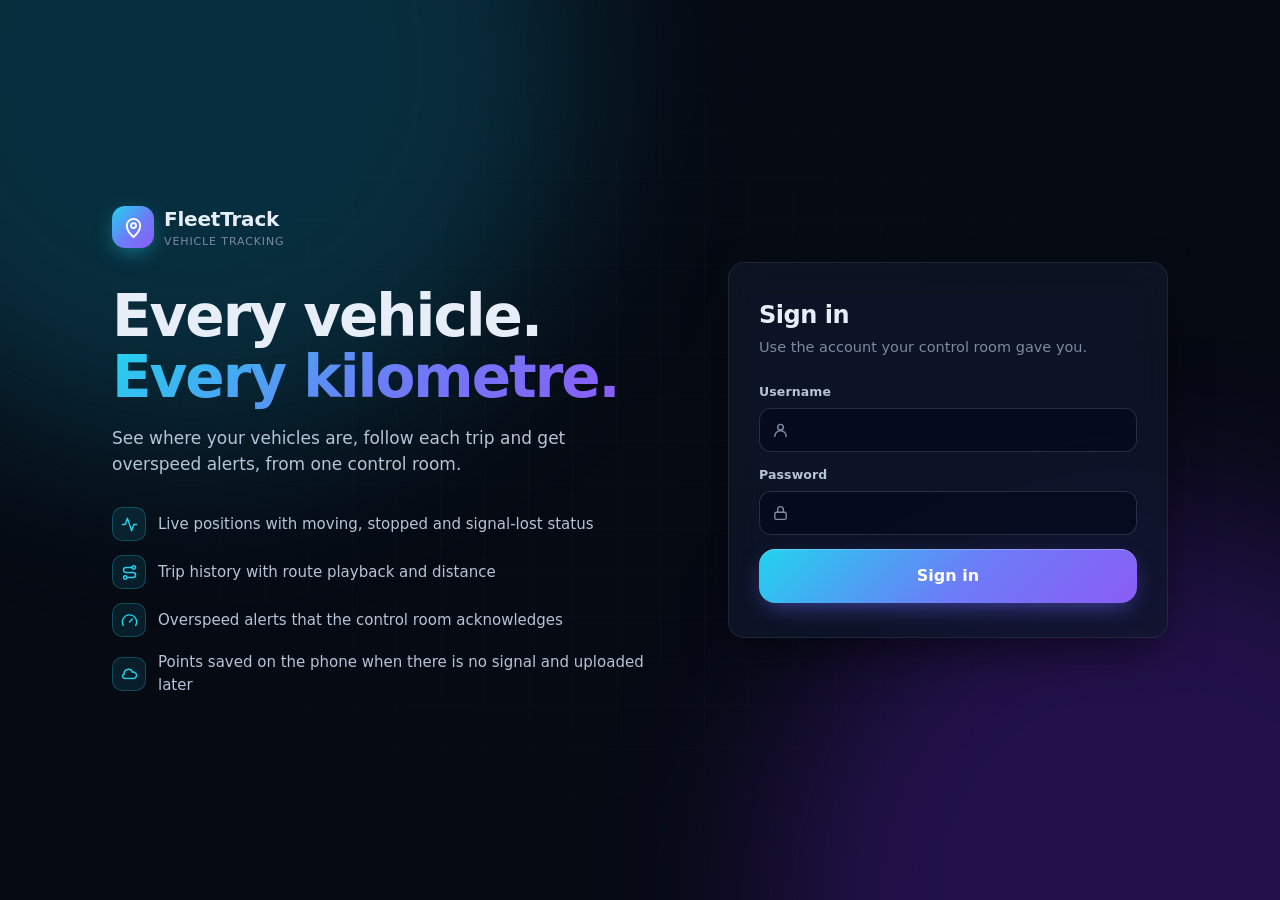
<file: static/index.html>
<!doctype html>
<html lang="en">
<head>
  <meta charset="utf-8">
  <meta name="viewport" content="width=device-width, initial-scale=1, viewport-fit=cover">
  <meta name="theme-color" content="#060a13">
  <meta name="apple-mobile-web-app-capable" content="yes">
  <meta name="mobile-web-app-capable" content="yes">
  <meta name="apple-mobile-web-app-status-bar-style" content="black-translucent">
  <meta name="apple-mobile-web-app-title" content="FleetTrack">
  <title>FleetTrack · Sign in</title>
  <link rel="manifest" href="/manifest.webmanifest">
  <link rel="icon" href="/static/icons/favicon-32.png">
  <link rel="apple-touch-icon" href="/static/icons/apple-touch-icon.png">
  <link rel="stylesheet" href="/static/css/app.css">
  <link rel="stylesheet" href="/static/css/login.css">
</head>
<body>
  <div class="aurora"></div>
  <div class="grid-bg"></div>

  <main class="login-wrap">
    <section class="login-hero">
      <div class="brand brand-lg">
        <span class="brand-mark" data-icon="pin"></span>
        <span>FleetTrack<small>Vehicle tracking</small></span>
      </div>
      <h1>Every vehicle.<br><span class="grad-text">Every kilometre.</span></h1>
      <p class="lead">See where your vehicles are, follow each trip and get overspeed alerts, from one control room.</p>
      <ul class="feature-list">
        <li><span data-icon="activity"></span>Live positions with moving, stopped and signal-lost status</li>
        <li><span data-icon="route"></span>Trip history with route playback and distance</li>
        <li><span data-icon="gauge"></span>Overspeed alerts that the control room acknowledges</li>
        <li><span data-icon="cloud"></span>Points saved on the phone when there is no signal and uploaded later</li>
      </ul>
    </section>

    <section class="login-card glass">
      <form id="login-form" autocomplete="on" novalidate>
        <h2>Sign in</h2>
        <p class="sub">Use the account your control room gave you.</p>
        <div id="login-error" class="form-error hidden" role="alert"></div>
        <div class="field">
          <label for="username">Username</label>
          <div class="input-icon"><span data-icon="user"></span>
            <input class="input" id="username" name="username" autocomplete="username" autocapitalize="none" spellcheck="false" required>
          </div>
        </div>
        <div class="field">
          <label for="password">Password</label>
          <div class="input-icon"><span data-icon="lock"></span>
            <input class="input" id="password" name="password" type="password" autocomplete="current-password" required>
          </div>
        </div>
        <button class="btn btn-primary btn-lg btn-block" type="submit" id="login-btn">Sign in</button>
      </form>

      <form id="change-form" class="hidden" novalidate>
        <h2>Set your password</h2>
        <p class="sub">Choose a new password before you continue. Use at least 8 characters with letters and numbers.</p>
        <div id="change-error" class="form-error hidden" role="alert"></div>
        <div class="field">
          <label for="cur-pw">Current password</label>
          <input class="input" id="cur-pw" type="password" autocomplete="current-password" required>
        </div>
        <div class="field">
          <label for="new-pw">New password</label>
          <input class="input" id="new-pw" type="password" autocomplete="new-password" minlength="8" required>
        </div>
        <div class="field">
          <label for="new-pw2">Repeat new password</label>
          <input class="input" id="new-pw2" type="password" autocomplete="new-password" minlength="8" required>
        </div>
        <button class="btn btn-primary btn-lg btn-block" type="submit" id="change-btn">Save and continue</button>
        <button class="btn btn-ghost btn-block" type="button" id="change-cancel" style="margin-top:8px">Sign out</button>
      </form>

      <div id="install-hint" class="install-hint hidden"></div>
    </section>
  </main>

  <script src="/static/js/common.js"></script>
  <script src="/static/js/login.js"></script>
</body>
</html>
</file>
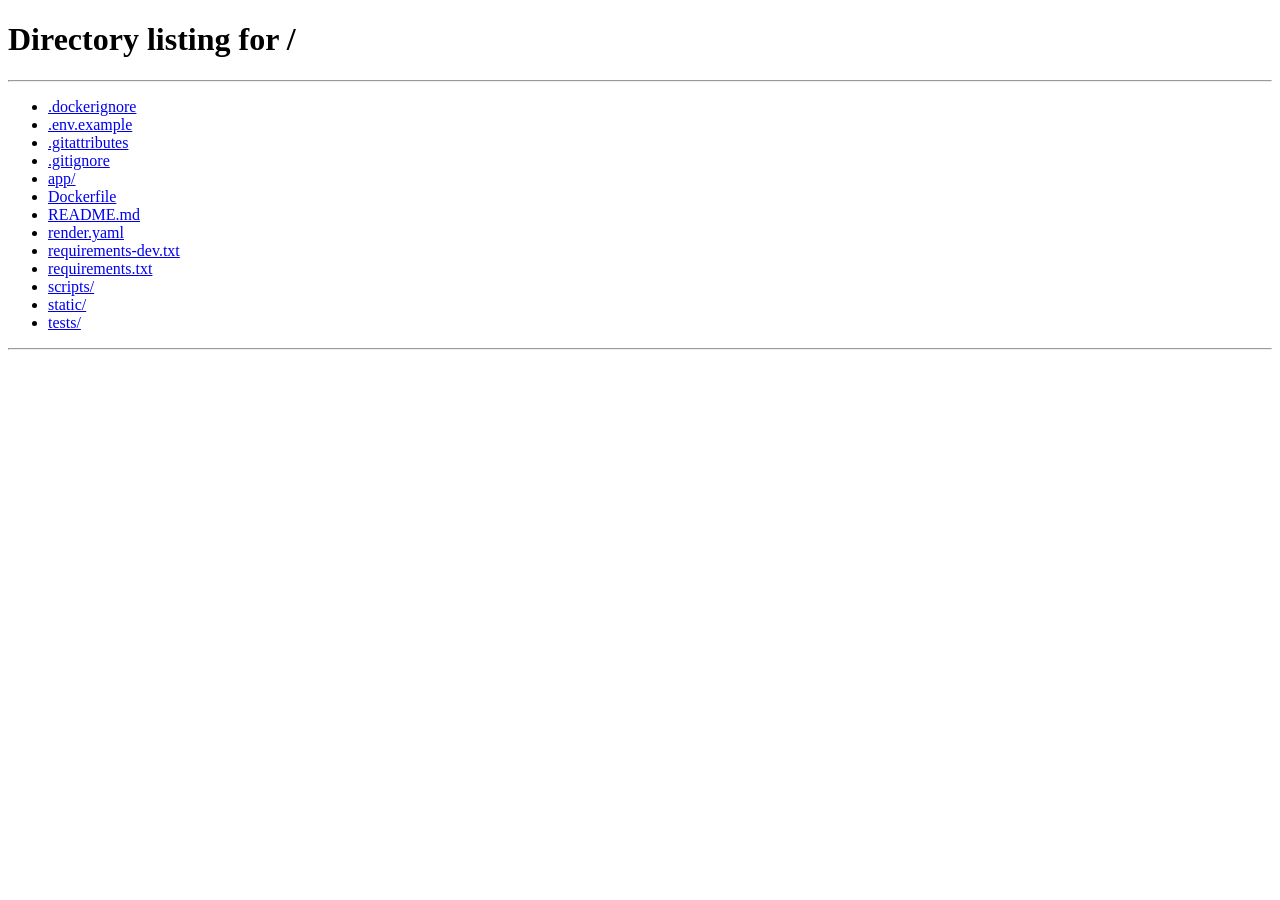
<file: static/driver.html>
<!doctype html>
<html lang="en">
<head>
  <meta charset="utf-8">
  <meta name="viewport" content="width=device-width, initial-scale=1, viewport-fit=cover">
  <meta name="theme-color" content="#060a13">
  <meta name="apple-mobile-web-app-capable" content="yes">
  <meta name="mobile-web-app-capable" content="yes">
  <meta name="apple-mobile-web-app-status-bar-style" content="black-translucent">
  <meta name="apple-mobile-web-app-title" content="FleetTrack">
  <title>FleetTrack · Driver</title>
  <link rel="manifest" href="/manifest.webmanifest">
  <link rel="icon" href="/static/icons/favicon-32.png">
  <link rel="apple-touch-icon" href="/static/icons/apple-touch-icon.png">
  <link rel="stylesheet" href="/static/css/app.css">
  <link rel="stylesheet" href="/static/css/driver.css">
</head>
<body>
  <div class="aurora"></div>

  <div class="app">
    <header class="topbar">
      <div class="brand">
        <span class="brand-mark" data-icon="pin"></span>
        <span id="hello">FleetTrack<small>Driver</small></span>
      </div>
      <div class="top-actions">
        <span id="net-pill" class="net-pill"></span>
        <button class="btn btn-ghost icon-btn" id="menu-btn" aria-label="Menu" data-icon="menu"></button>
      </div>
    </header>

    <!-- Pending uploads from an earlier trip -->
    <div id="sync-banner" class="banner hidden"></div>

    <!-- 1. Choose a vehicle -->
    <section id="screen-select" class="screen hidden">
      <div class="screen-head">
        <h1>Start a trip</h1>
        <p class="muted">Choose the vehicle you are driving.</p>
      </div>
      <div class="search-box input-icon">
        <span data-icon="search"></span>
        <input class="input" id="vehicle-search" placeholder="Search vehicle number" autocomplete="off">
      </div>
      <div id="vehicle-list" class="vehicle-list"></div>
      <div class="sticky-cta">
        <div class="field" style="margin-bottom:10px">
          <input class="input" id="purpose" maxlength="200" placeholder="Purpose / destination (optional)">
        </div>
        <button class="btn btn-primary btn-lg btn-block" id="start-btn" disabled>
          <span data-icon="play"></span><span id="start-label">Select a vehicle</span>
        </button>
      </div>
      <div class="recent">
        <h3>Recent trips</h3>
        <div id="recent-list"></div>
      </div>
    </section>

    <!-- 2. Trip in progress -->
    <section id="screen-trip" class="screen hidden">
      <div class="trip-head">
        <div>
          <div class="trip-vehicle" id="trip-vehicle">—</div>
          <div class="muted small" id="trip-purpose"></div>
        </div>
        <span class="chip s-active" id="trip-state"><span class="dot"></span>Recording</span>
      </div>

      <div class="gauge-wrap">
        <div class="gauge" id="gauge">
          <svg viewBox="0 0 200 200" class="gauge-svg">
            <defs>
              <linearGradient id="g-ok" x1="0" y1="1" x2="1" y2="0">
                <stop offset="0" stop-color="#22d3ee"/><stop offset="1" stop-color="#8b5cf6"/>
              </linearGradient>
              <linearGradient id="g-over" x1="0" y1="1" x2="1" y2="0">
                <stop offset="0" stop-color="#fb923c"/><stop offset="1" stop-color="#f43f5e"/>
              </linearGradient>
            </defs>
            <circle class="g-track" cx="100" cy="100" r="84"/>
            <circle class="g-value" id="g-value" cx="100" cy="100" r="84"/>
            <line class="g-limit" id="g-limit" x1="100" y1="10" x2="100" y2="24"/>
          </svg>
          <div class="gauge-center">
            <div class="speed num" id="speed">0</div>
            <div class="unit">km/h</div>
            <div class="limit-pill" id="limit-pill">Limit —</div>
          </div>
        </div>
        <div id="over-banner" class="over-banner hidden"><span data-icon="alert"></span>Slow down — over the speed limit</div>
      </div>

      <div class="stats">
        <div class="stat"><span class="stat-label">Distance</span><span class="stat-value num"><span id="st-dist">0.00</span><small> km</small></span></div>
        <div class="stat"><span class="stat-label">Duration</span><span class="stat-value num" id="st-time">00:00:00</span></div>
        <div class="stat"><span class="stat-label">Top speed</span><span class="stat-value num"><span id="st-max">0</span><small> km/h</small></span></div>
      </div>

      <div class="status-list">
        <div class="status-row"><span class="sr-icon" data-icon="crosshair"></span><span class="sr-label">GPS</span><span class="sr-value" id="st-gps">Waiting for signal…</span></div>
        <div class="status-row"><span class="sr-icon" data-icon="upload"></span><span class="sr-label">Upload</span><span class="sr-value" id="st-sync">—</span></div>
      </div>

      <div class="keep-open" id="keep-open">
        <span data-icon="info"></span>
        <span>Keep this screen open while driving. If you lock the phone or switch apps, tracking pauses until you come back.</span>
      </div>

      <button class="btn btn-danger btn-lg btn-block end-btn" id="end-btn"><span data-icon="stop"></span>End trip</button>
    </section>

    <!-- 3. Trip summary -->
    <section id="screen-summary" class="screen hidden">
      <div class="summary glass">
        <div class="summary-icon"><span data-icon="flag"></span></div>
        <h1>Trip complete</h1>
        <p class="muted" id="sum-sub"></p>
        <div class="stats">
          <div class="stat"><span class="stat-label">Distance</span><span class="stat-value num" id="sum-dist">—</span></div>
          <div class="stat"><span class="stat-label">Duration</span><span class="stat-value num" id="sum-time">—</span></div>
          <div class="stat"><span class="stat-label">Top speed</span><span class="stat-value num" id="sum-max">—</span></div>
        </div>
        <div id="sum-alert" class="hidden over-note"></div>
        <button class="btn btn-primary btn-lg btn-block" id="sum-done">Done</button>
      </div>
    </section>

    <!-- GPS permission problem -->
    <section id="screen-gps" class="screen hidden">
      <div class="summary glass">
        <div class="summary-icon warn"><span data-icon="pin"></span></div>
        <h1>Location is blocked</h1>
        <p class="muted">FleetTrack needs your location to record the trip.</p>
        <div class="howto" id="gps-howto"></div>
        <button class="btn btn-primary btn-lg btn-block" id="gps-retry">Try again</button>
      </div>
    </section>
  </div>

  <div id="loading" class="loading-screen"><div class="spinner" style="width:32px;height:32px"></div></div>

  <script src="/static/js/common.js"></script>
  <script src="/static/js/driver.js"></script>
</body>
</html>
</file>
<file: static/css/app.css>
/* FleetTrack design system — dark, glassy, high-contrast status colours */
:root {
  --bg: #060a13;
  --bg-2: #0b1220;
  --panel: rgba(15, 23, 40, 0.78);
  --panel-solid: #0f1728;
  --panel-2: rgba(30, 41, 64, 0.55);
  --border: rgba(148, 163, 184, 0.13);
  --border-strong: rgba(148, 163, 184, 0.24);
  --text: #e8eef8;
  --text-2: #b7c3d6;
  --muted: #7d8aa1;
  --accent: #22d3ee;
  --accent-2: #8b5cf6;
  --grad: linear-gradient(135deg, #22d3ee 0%, #6d7cf7 55%, #8b5cf6 100%);
  --green: #34d399;
  --amber: #fbbf24;
  --orange: #fb923c;
  --red: #f43f5e;
  --blue: #60a5fa;
  --slate: #64748b;
  --radius: 16px;
  --radius-sm: 10px;
  --shadow: 0 20px 50px -12px rgba(0, 0, 0, 0.6);
  --font: "Inter", "Segoe UI Variable", "Segoe UI", system-ui, -apple-system, Roboto, sans-serif;
  --mono: "JetBrains Mono", "Cascadia Code", ui-monospace, Consolas, monospace;
  --safe-b: env(safe-area-inset-bottom, 0px);
  --safe-t: env(safe-area-inset-top, 0px);
  color-scheme: dark;
}

* { box-sizing: border-box; }
html, body { margin: 0; height: 100%; }
body {
  background: var(--bg);
  color: var(--text);
  font: 15px/1.5 var(--font);
  -webkit-font-smoothing: antialiased;
  -webkit-tap-highlight-color: transparent;
}
a { color: var(--accent); text-decoration: none; }
button, input, select, textarea { font: inherit; color: inherit; }
.hidden { display: none !important; }
.muted { color: var(--muted); }
.mono { font-family: var(--mono); font-feature-settings: "tnum"; }
.num { font-variant-numeric: tabular-nums; }
.grad-text { background: var(--grad); -webkit-background-clip: text; background-clip: text; color: transparent; }

/* ---------- ambient background ---------- */
.aurora { position: fixed; inset: 0; overflow: hidden; z-index: 0; pointer-events: none; }
.aurora::before, .aurora::after {
  content: ""; position: absolute; width: 60vmax; height: 60vmax; border-radius: 50%;
  filter: blur(90px); opacity: .35; animation: drift 22s ease-in-out infinite alternate;
}
.aurora::before { background: #0e7490; top: -25vmax; left: -15vmax; }
.aurora::after { background: #5b21b6; bottom: -30vmax; right: -20vmax; animation-delay: -11s; }
@keyframes drift { to { transform: translate(8vmax, 6vmax) scale(1.15); } }
.grid-bg {
  position: fixed; inset: 0; z-index: 0; pointer-events: none; opacity: .5;
  background-image: linear-gradient(rgba(148,163,184,.05) 1px, transparent 1px),
                    linear-gradient(90deg, rgba(148,163,184,.05) 1px, transparent 1px);
  background-size: 44px 44px;
  mask-image: radial-gradient(ellipse at center, #000 30%, transparent 75%);
}

/* ---------- surfaces ---------- */
.glass {
  background: var(--panel);
  border: 1px solid var(--border);
  border-radius: var(--radius);
  backdrop-filter: blur(18px) saturate(140%);
  -webkit-backdrop-filter: blur(18px) saturate(140%);
  box-shadow: var(--shadow);
}
.card { background: var(--panel-2); border: 1px solid var(--border); border-radius: var(--radius); padding: 16px; }

/* ---------- brand ---------- */
.brand { display: flex; align-items: center; gap: 10px; font-weight: 700; letter-spacing: -.01em; }
.brand-mark {
  width: 34px; height: 34px; border-radius: 10px; background: var(--grad);
  display: grid; place-items: center; box-shadow: 0 6px 20px -4px rgba(34,211,238,.5);
}
.brand-mark svg { width: 19px; height: 19px; color: #fff; }
.brand small { display: block; font-size: 11px; font-weight: 500; color: var(--muted); letter-spacing: .08em; text-transform: uppercase; }

/* ---------- buttons ---------- */
.btn {
  display: inline-flex; align-items: center; justify-content: center; gap: 8px;
  height: 40px; padding: 0 16px; border-radius: 12px; border: 1px solid var(--border-strong);
  background: rgba(148,163,184,.08); color: var(--text); font-weight: 600; font-size: 14px;
  cursor: pointer; transition: transform .12s, background .2s, border-color .2s, box-shadow .2s;
  white-space: nowrap; user-select: none;
}
.btn:hover { background: rgba(148,163,184,.14); border-color: rgba(148,163,184,.35); }
.btn:active { transform: scale(.97); }
.btn:disabled { opacity: .45; cursor: not-allowed; transform: none; }
.btn svg { width: 17px; height: 17px; flex: none; }
.btn-primary {
  background: var(--grad); border: 0; color: #fff;
  box-shadow: 0 8px 24px -8px rgba(99,102,241,.7), inset 0 1px 0 rgba(255,255,255,.25);
}
.btn-primary:hover { background: var(--grad); filter: brightness(1.1); }
.btn-danger { background: rgba(244,63,94,.14); border-color: rgba(244,63,94,.4); color: #fda4af; }
.btn-danger:hover { background: rgba(244,63,94,.24); border-color: rgba(244,63,94,.6); }
.btn-ghost { background: transparent; border-color: transparent; color: var(--text-2); }
.btn-ghost:hover { background: rgba(148,163,184,.1); border-color: transparent; }
.btn-sm { height: 32px; padding: 0 12px; font-size: 13px; border-radius: 9px; }
.btn-lg { height: 54px; padding: 0 24px; font-size: 16px; border-radius: 16px; }
.btn-block { width: 100%; }
.icon-btn { width: 38px; padding: 0; }
.icon-btn.btn-sm { width: 32px; }

/* ---------- forms ---------- */
.field { display: flex; flex-direction: column; gap: 6px; margin-bottom: 14px; }
.field label { font-size: 12.5px; font-weight: 600; color: var(--text-2); letter-spacing: .01em; }
.field .hint { font-size: 12px; color: var(--muted); }
.input, select.input, textarea.input {
  width: 100%; height: 44px; padding: 0 14px; border-radius: 12px;
  background: rgba(2,6,23,.55); border: 1px solid var(--border-strong); color: var(--text);
  outline: none; transition: border-color .2s, box-shadow .2s;
}
textarea.input { height: auto; min-height: 84px; padding: 10px 14px; resize: vertical; }
select.input { appearance: none; padding-right: 36px;
  background-image: url("data:image/svg+xml,%3Csvg xmlns='http://www.w3.org/2000/svg' width='16' height='16' fill='none' stroke='%237d8aa1' stroke-width='2' viewBox='0 0 24 24'%3E%3Cpath d='m6 9 6 6 6-6'/%3E%3C/svg%3E");
  background-repeat: no-repeat; background-position: right 12px center; }
select.input option { background: var(--panel-solid); }
.input:focus { border-color: var(--accent); box-shadow: 0 0 0 4px rgba(34,211,238,.15); }
.input::placeholder { color: #55627a; }
.input-icon { position: relative; }
.input-icon svg { position: absolute; left: 13px; top: 50%; transform: translateY(-50%); width: 17px; height: 17px; color: var(--muted); pointer-events: none; }
.input-icon .input { padding-left: 40px; }
.row { display: flex; gap: 12px; }
.row > * { flex: 1; min-width: 0; }
.switch { display: inline-flex; align-items: center; gap: 10px; cursor: pointer; font-size: 14px; color: var(--text-2); }
.switch input { appearance: none; width: 40px; height: 23px; border-radius: 99px; background: #334155; position: relative; cursor: pointer; transition: background .2s; margin: 0; }
.switch input::after { content: ""; position: absolute; top: 3px; left: 3px; width: 17px; height: 17px; border-radius: 50%; background: #fff; transition: transform .2s; }
.switch input:checked { background: var(--green); }
.switch input:checked::after { transform: translateX(17px); }
.form-error { color: #fda4af; background: rgba(244,63,94,.1); border: 1px solid rgba(244,63,94,.3); border-radius: 10px; padding: 10px 12px; font-size: 13.5px; margin-bottom: 14px; }

/* ---------- chips & badges ---------- */
.chip {
  display: inline-flex; align-items: center; gap: 6px; height: 24px; padding: 0 10px; border-radius: 99px;
  font-size: 12px; font-weight: 600; background: rgba(148,163,184,.12); color: var(--text-2); white-space: nowrap;
}
.chip .dot { width: 7px; height: 7px; border-radius: 50%; background: currentColor; }
.s-moving { --c: var(--green); }
.s-stopped { --c: var(--amber); }
.s-waiting { --c: var(--accent); }
.s-stale { --c: var(--orange); }
.s-offline { --c: var(--red); }
.s-idle { --c: var(--slate); }
.s-never { --c: #475569; }
.s-active { --c: var(--green); }
.s-ended { --c: var(--slate); }
.chip[class*="s-"] { color: var(--c); background: color-mix(in srgb, var(--c) 14%, transparent); }
.badge { min-width: 20px; height: 20px; padding: 0 6px; border-radius: 99px; background: var(--red); color: #fff; font-size: 11px; font-weight: 700; display: inline-grid; place-items: center; }

/* ---------- tables ---------- */
.table-wrap { overflow-x: auto; border-radius: var(--radius); border: 1px solid var(--border); background: var(--panel); }
table.table { width: 100%; border-collapse: collapse; font-size: 14px; }
.table th { text-align: left; font-size: 11.5px; font-weight: 600; text-transform: uppercase; letter-spacing: .06em; color: var(--muted); padding: 12px 16px; border-bottom: 1px solid var(--border); white-space: nowrap; background: rgba(2,6,23,.3); position: sticky; top: 0; }
.table td { padding: 12px 16px; border-bottom: 1px solid rgba(148,163,184,.07); white-space: nowrap; }
.table tbody tr { transition: background .15s; }
.table tbody tr.clickable { cursor: pointer; }
.table tbody tr:hover { background: rgba(148,163,184,.05); }
.table tbody tr:last-child td { border-bottom: 0; }
.cell-main { font-weight: 600; }
.cell-sub { font-size: 12.5px; color: var(--muted); }
.empty { padding: 48px 20px; text-align: center; color: var(--muted); }
.empty svg { width: 40px; height: 40px; opacity: .5; margin-bottom: 8px; }

/* ---------- modal ---------- */
.modal-backdrop {
  position: fixed; inset: 0; z-index: 2000; background: rgba(2,6,15,.7); backdrop-filter: blur(6px);
  display: grid; place-items: center; padding: 16px; animation: fade .18s ease-out;
}
.modal { width: min(520px, 100%); max-height: calc(100dvh - 32px); overflow: auto; padding: 24px; animation: pop .22s cubic-bezier(.2,.9,.3,1.2); }
.modal-wide { width: min(1200px, 100%); padding: 0; height: min(820px, calc(100dvh - 32px)); overflow: hidden; }
.modal h2 { margin: 0 0 4px; font-size: 20px; letter-spacing: -.01em; }
.modal .sub { color: var(--muted); margin: 0 0 20px; font-size: 14px; }
.modal-actions { display: flex; justify-content: flex-end; gap: 10px; margin-top: 22px; }
@keyframes fade { from { opacity: 0; } }
@keyframes pop { from { opacity: 0; transform: translateY(10px) scale(.97); } }

/* ---------- toast ---------- */
.toasts { position: fixed; z-index: 3000; top: calc(16px + var(--safe-t)); left: 50%; transform: translateX(-50%); display: flex; flex-direction: column; gap: 8px; width: min(420px, calc(100% - 32px)); pointer-events: none; }
.toast { pointer-events: auto; padding: 12px 16px; border-radius: 14px; font-size: 14px; font-weight: 500; display: flex; gap: 10px; align-items: center; animation: pop .25s ease-out; border-left: 3px solid var(--c, var(--accent)); }
.toast svg { width: 18px; height: 18px; color: var(--c, var(--accent)); flex: none; }
.toast.ok { --c: var(--green); } .toast.err { --c: var(--red); } .toast.warn { --c: var(--amber); }

/* ---------- spinner ---------- */
.spinner { width: 18px; height: 18px; border-radius: 50%; border: 2.5px solid rgba(255,255,255,.25); border-top-color: #fff; animation: spin .7s linear infinite; }
@keyframes spin { to { transform: rotate(360deg); } }
.loading-screen { position: fixed; inset: 0; display: grid; place-items: center; z-index: 5; }

/* ---------- leaflet theming ---------- */
.leaflet-container { background: #0a0f1a !important; font: inherit !important; }
.leaflet-control-zoom a, .leaflet-control-layers {
  background: var(--panel) !important; color: var(--text) !important; border-color: var(--border) !important;
  backdrop-filter: blur(12px);
}
.leaflet-bar { border: 1px solid var(--border) !important; border-radius: 12px !important; overflow: hidden; box-shadow: var(--shadow) !important; }
.leaflet-control-layers { border-radius: 12px !important; box-shadow: var(--shadow) !important; }
.leaflet-control-layers-expanded { padding: 10px 14px !important; color: var(--text) !important; }
.leaflet-control-attribution { background: rgba(6,10,19,.65) !important; color: var(--muted) !important; font-size: 10px !important; }
.leaflet-control-attribution a { color: var(--text-2) !important; }
.leaflet-popup-content-wrapper, .leaflet-popup-tip { background: var(--panel-solid) !important; color: var(--text) !important; border: 1px solid var(--border); box-shadow: var(--shadow) !important; }
.leaflet-popup-content-wrapper { border-radius: 14px !important; }
.leaflet-popup-content { margin: 12px 14px !important; font-size: 13.5px; line-height: 1.5; }
.leaflet-container a.leaflet-popup-close-button { color: var(--muted) !important; }

.tiles-dark { filter: invert(1) hue-rotate(195deg) brightness(.92) contrast(.88) saturate(.55); }

/* vehicle marker */
.vm { position: relative; width: 34px; height: 34px; color: var(--c); }
.vm-pulse { position: absolute; inset: -6px; border-radius: 50%; background: var(--c); opacity: 0; }
.vm.s-moving .vm-pulse { animation: ping 1.8s cubic-bezier(0,0,.2,1) infinite; }
.vm.over { --c: var(--red); }
.vm.over .vm-pulse { animation: ping 1s cubic-bezier(0,0,.2,1) infinite; }
@keyframes ping { 0% { transform: scale(.6); opacity: .55; } 100% { transform: scale(1.6); opacity: 0; } }
.vm-core {
  position: absolute; inset: 0; border-radius: 50%; display: grid; place-items: center;
  background: radial-gradient(circle at 35% 30%, color-mix(in srgb, var(--c) 70%, #fff), var(--c));
  border: 2.5px solid #0b1220; box-shadow: 0 0 0 2px var(--c), 0 6px 18px -2px color-mix(in srgb, var(--c) 70%, transparent);
}
.vm-core svg { width: 16px; height: 16px; color: #0b1220; transition: transform .4s; }
.vm-label {
  position: absolute; top: 38px; left: 50%; transform: translateX(-50%); white-space: nowrap;
  font-size: 11px; font-weight: 700; padding: 2px 7px; border-radius: 6px; letter-spacing: .02em;
  background: rgba(6,10,19,.85); color: var(--text); border: 1px solid var(--border);
}
.vm.sel .vm-core { box-shadow: 0 0 0 2px var(--c), 0 0 0 6px rgba(255,255,255,.25), 0 6px 18px -2px var(--c); }
.pin { width: 26px; height: 26px; border-radius: 50%; display: grid; place-items: center; font-size: 11px; font-weight: 800; color: #0b1220; border: 2.5px solid #0b1220; box-shadow: 0 4px 12px rgba(0,0,0,.5); }
.pin-a { background: var(--green); } .pin-b { background: #e2e8f0; } .pin-x { background: var(--red); color: #fff; }
.pin-now { background: #fff; box-shadow: 0 0 0 4px rgba(34,211,238,.5), 0 4px 12px rgba(0,0,0,.6); width: 18px; height: 18px; }

/* ---------- scrollbars ---------- */
::-webkit-scrollbar { width: 10px; height: 10px; }
::-webkit-scrollbar-thumb { background: rgba(148,163,184,.18); border-radius: 99px; border: 3px solid transparent; background-clip: padding-box; }
::-webkit-scrollbar-track { background: transparent; }

@media (prefers-reduced-motion: reduce) {
  *, *::before, *::after { animation: none !important; transition: none !important; }
}
</file>
<file: static/css/login.css>
.login-wrap {
  position: relative; z-index: 1; min-height: 100dvh; display: grid;
  grid-template-columns: 1.1fr minmax(360px, 440px); gap: 64px; align-items: center;
  max-width: 1120px; margin: 0 auto; padding: 48px 32px;
}
.brand-lg .brand-mark { width: 42px; height: 42px; border-radius: 13px; }
.brand-lg .brand-mark svg { width: 23px; height: 23px; }
.brand-lg { font-size: 20px; }
.login-hero h1 { font-size: clamp(36px, 5vw, 58px); line-height: 1.05; letter-spacing: -.035em; margin: 36px 0 18px; font-weight: 800; }
.lead { color: var(--text-2); font-size: 17px; max-width: 520px; margin: 0 0 30px; }
.feature-list { list-style: none; padding: 0; margin: 0; display: grid; gap: 14px; }
.feature-list li { display: flex; gap: 12px; align-items: center; color: var(--text-2); font-size: 15px; }
.feature-list li > span { width: 34px; height: 34px; border-radius: 10px; display: grid; place-items: center; flex: none;
  background: rgba(34,211,238,.1); border: 1px solid rgba(34,211,238,.25); color: var(--accent); }
.feature-list svg { width: 17px; height: 17px; }
.login-card { padding: 34px 30px; }
.login-card h2 { margin: 0 0 4px; font-size: 24px; letter-spacing: -.02em; }
.login-card .sub { color: var(--muted); margin: 0 0 24px; font-size: 14.5px; }
.install-hint { margin-top: 20px; padding: 14px; border-radius: 12px; background: rgba(34,211,238,.08); border: 1px solid rgba(34,211,238,.22); font-size: 13.5px; color: var(--text-2); display: flex; gap: 10px; align-items: flex-start; }
.install-hint svg { width: 18px; height: 18px; color: var(--accent); flex: none; margin-top: 1px; }

@media (max-width: 860px) {
  .login-wrap { grid-template-columns: 1fr; gap: 28px; padding: calc(28px + var(--safe-t)) 16px 32px; align-content: start; }
  .login-hero h1 { font-size: 34px; margin: 26px 0 10px; }
  .lead { font-size: 15px; margin-bottom: 0; }
  .feature-list { display: none; }
  .login-card { padding: 26px 20px; }
}
</file>
<file: static/css/driver.css>
body { overscroll-behavior: none; }
.app { position: relative; z-index: 1; max-width: 560px; margin: 0 auto; min-height: 100dvh;
  padding: calc(12px + var(--safe-t)) 16px calc(24px + var(--safe-b)); display: flex; flex-direction: column; }
.topbar { display: flex; align-items: center; justify-content: space-between; padding: 4px 0 14px; }
.topbar .brand { font-size: 16px; }
.top-actions { display: flex; align-items: center; gap: 6px; }
.net-pill { display: inline-flex; align-items: center; gap: 6px; font-size: 12px; font-weight: 600; padding: 5px 10px; border-radius: 99px; background: rgba(52,211,153,.12); color: var(--green); }
.net-pill.off { background: rgba(244,63,94,.14); color: #fda4af; }
.net-pill svg { width: 14px; height: 14px; }
.small { font-size: 13px; }

.screen { flex: 1; display: flex; flex-direction: column; animation: fade .25s ease-out; }
.screen-head h1 { margin: 6px 0 2px; font-size: 28px; letter-spacing: -.03em; }
.screen-head p { margin: 0 0 16px; }
.search-box { margin-bottom: 12px; }

.banner { display: flex; gap: 10px; align-items: center; padding: 12px 14px; border-radius: 14px; margin-bottom: 14px; font-size: 14px;
  background: rgba(251,191,36,.1); border: 1px solid rgba(251,191,36,.3); color: #fde68a; }
.banner svg { width: 18px; height: 18px; flex: none; }

/* vehicle picker */
.vehicle-list { display: grid; gap: 10px; }
.v-card { display: flex; align-items: center; gap: 14px; padding: 14px; border-radius: 16px; cursor: pointer; text-align: left; width: 100%;
  background: var(--panel-2); border: 1.5px solid var(--border); transition: border-color .2s, background .2s, transform .12s; }
.v-card:active { transform: scale(.985); }
.v-card.sel { border-color: var(--accent); background: rgba(34,211,238,.08); box-shadow: 0 0 0 4px rgba(34,211,238,.12); }
.v-card:disabled { opacity: .45; cursor: not-allowed; }
.v-icon { width: 46px; height: 46px; border-radius: 13px; display: grid; place-items: center; flex: none; background: rgba(148,163,184,.1); color: var(--text-2); }
.v-card.sel .v-icon { background: var(--grad); color: #fff; }
.v-icon svg { width: 23px; height: 23px; }
.v-main { flex: 1; min-width: 0; }
.v-num { font-weight: 700; font-size: 16px; letter-spacing: .02em; }
.v-desc { font-size: 13px; color: var(--muted); overflow: hidden; text-overflow: ellipsis; white-space: nowrap; }
.v-side { text-align: right; font-size: 12px; color: var(--muted); }
.v-side b { display: block; font-size: 15px; color: var(--text-2); }
.v-tag { font-size: 11px; font-weight: 700; color: var(--accent); text-transform: uppercase; letter-spacing: .06em; }

.sticky-cta { position: sticky; bottom: 0; padding: 14px 0 calc(6px + var(--safe-b)); margin-top: 6px;
  background: linear-gradient(transparent, var(--bg) 22%); }

.recent { margin-top: 18px; }
.recent h3 { font-size: 13px; text-transform: uppercase; letter-spacing: .08em; color: var(--muted); margin: 0 0 8px; }
.r-item { display: flex; justify-content: space-between; align-items: center; padding: 12px 2px; border-bottom: 1px solid var(--border); font-size: 14px; }
.r-item:last-child { border-bottom: 0; }

/* trip screen */
.trip-head { display: flex; justify-content: space-between; align-items: flex-start; gap: 12px; }
.trip-vehicle { font-size: 22px; font-weight: 800; letter-spacing: .01em; }
#trip-state.paused { --c: var(--amber); }
#trip-state.paused .dot, #trip-state .dot { animation: blink 1.4s ease-in-out infinite; }
@keyframes blink { 50% { opacity: .25; } }

.gauge-wrap { display: flex; flex-direction: column; align-items: center; margin: 14px 0 8px; }
.gauge { position: relative; width: min(74vw, 290px); aspect-ratio: 1; }
.gauge-svg { width: 100%; height: 100%; transform: rotate(135deg); overflow: visible; }
.g-track, .g-value { fill: none; stroke-width: 13; stroke-linecap: round; }
.g-track { stroke: rgba(148,163,184,.12); stroke-dasharray: 395.8 527.8; }
.g-value { stroke: url(#g-ok); stroke-dasharray: 0 527.8; transition: stroke-dasharray .6s cubic-bezier(.3,.8,.3,1);
  filter: drop-shadow(0 0 10px rgba(99,102,241,.55)); }
.gauge.over .g-value { stroke: url(#g-over); filter: drop-shadow(0 0 14px rgba(244,63,94,.8)); }
.g-limit { stroke: #fff; stroke-width: 3; stroke-linecap: round; opacity: .8; transform-origin: 100px 100px; transition: transform .4s; }
.gauge-center { position: absolute; inset: 0; display: flex; flex-direction: column; align-items: center; justify-content: center; }
.speed { font-size: clamp(64px, 22vw, 96px); font-weight: 800; line-height: 1; letter-spacing: -.05em; }
.gauge.over .speed { color: #fda4af; text-shadow: 0 0 30px rgba(244,63,94,.6); }
.unit { color: var(--muted); font-weight: 600; font-size: 14px; letter-spacing: .1em; text-transform: uppercase; margin-top: 2px; }
.limit-pill { margin-top: 10px; font-size: 12px; font-weight: 700; padding: 4px 10px; border-radius: 99px; border: 1.5px solid rgba(148,163,184,.35); color: var(--text-2); }
.gauge.over .limit-pill { border-color: var(--red); color: #fda4af; }
.over-banner { margin-top: 6px; display: flex; gap: 8px; align-items: center; font-weight: 700; color: #fff; background: var(--red); padding: 10px 16px; border-radius: 99px; animation: throb 1s ease-in-out infinite; box-shadow: 0 8px 30px -6px rgba(244,63,94,.8); }
.over-banner svg { width: 18px; height: 18px; }
@keyframes throb { 50% { transform: scale(1.04); } }

.stats { display: grid; grid-template-columns: repeat(3, 1fr); gap: 10px; margin: 14px 0; }
.stat { background: var(--panel-2); border: 1px solid var(--border); border-radius: 14px; padding: 12px; display: flex; flex-direction: column; gap: 2px; min-width: 0; }
.stat-label { font-size: 11.5px; color: var(--muted); font-weight: 600; text-transform: uppercase; letter-spacing: .06em; }
.stat-value { font-size: 20px; font-weight: 700; white-space: nowrap; }
.stat-value small { font-size: 12px; color: var(--muted); font-weight: 600; }

.status-list { background: var(--panel-2); border: 1px solid var(--border); border-radius: 14px; padding: 4px 14px; }
.status-row { display: flex; align-items: center; gap: 10px; padding: 10px 0; font-size: 14px; }
.status-row + .status-row { border-top: 1px solid var(--border); }
.sr-icon svg { width: 17px; height: 17px; color: var(--muted); display: block; }
.sr-label { color: var(--muted); width: 58px; }
.sr-value { flex: 1; text-align: right; font-weight: 600; }
.sr-value.good { color: var(--green); } .sr-value.warn { color: var(--amber); } .sr-value.bad { color: #fda4af; }

.keep-open { display: flex; gap: 10px; margin: 14px 0; font-size: 13px; color: var(--text-2); padding: 12px; border-radius: 14px; background: rgba(34,211,238,.07); border: 1px solid rgba(34,211,238,.2); }
.keep-open svg { width: 17px; height: 17px; color: var(--accent); flex: none; margin-top: 1px; }
.end-btn { margin-top: auto; }

/* summary / gps screens */
.summary { margin: auto 0; padding: 28px 20px; text-align: center; }
.summary h1 { margin: 14px 0 4px; font-size: 26px; letter-spacing: -.02em; }
.summary .stats { margin: 20px 0; }
.summary-icon { width: 64px; height: 64px; margin: 0 auto; border-radius: 20px; background: var(--grad); display: grid; place-items: center; box-shadow: 0 12px 30px -8px rgba(99,102,241,.7); }
.summary-icon.warn { background: linear-gradient(135deg, #fb923c, #f43f5e); }
.summary-icon svg { width: 30px; height: 30px; color: #fff; }
.over-note { background: rgba(244,63,94,.1); border: 1px solid rgba(244,63,94,.3); color: #fda4af; padding: 10px; border-radius: 12px; margin-bottom: 16px; font-size: 14px; }
.howto { text-align: left; font-size: 14px; color: var(--text-2); background: var(--panel-2); border-radius: 14px; padding: 4px 16px; margin: 18px 0; }
.howto ol { padding-left: 18px; }
.howto li { margin: 6px 0; }

/* menu sheet */
.sheet-menu { display: grid; gap: 8px; }
.sheet-menu .btn { justify-content: flex-start; height: 50px; }
</file>
